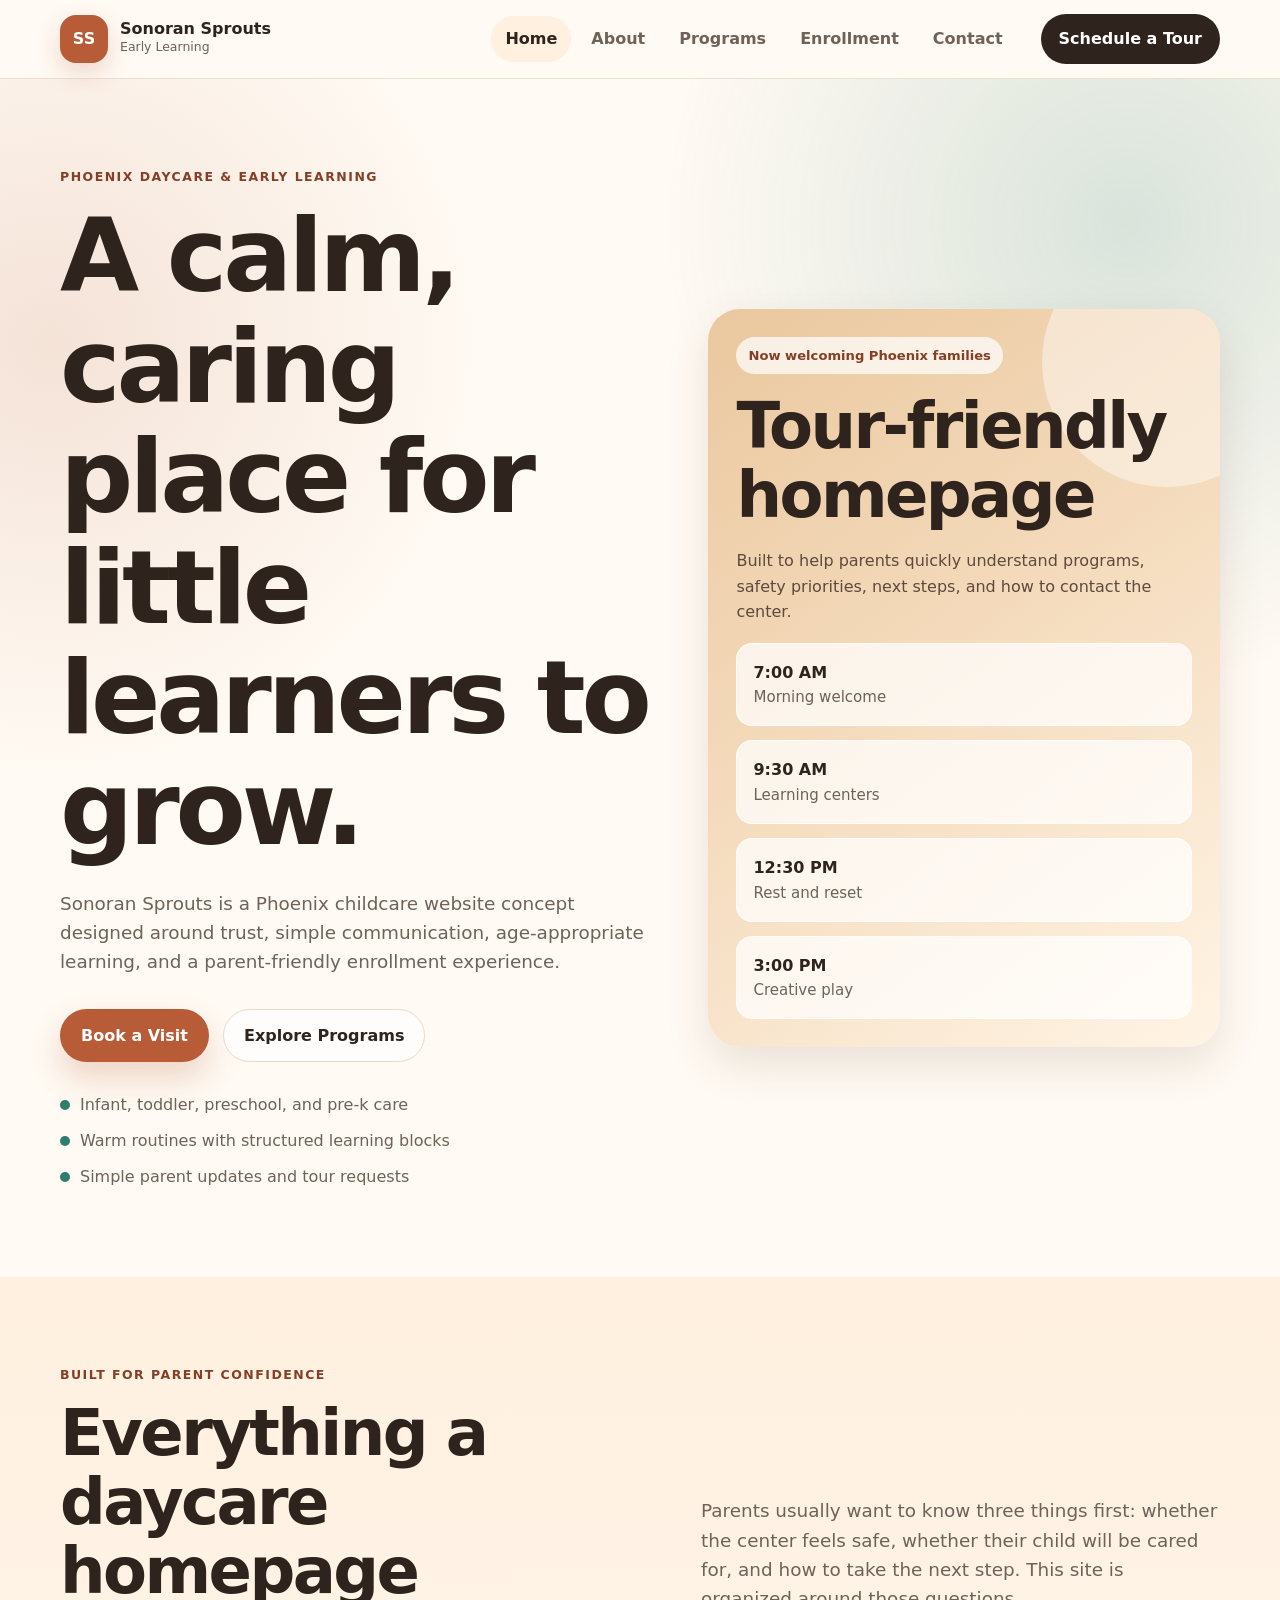
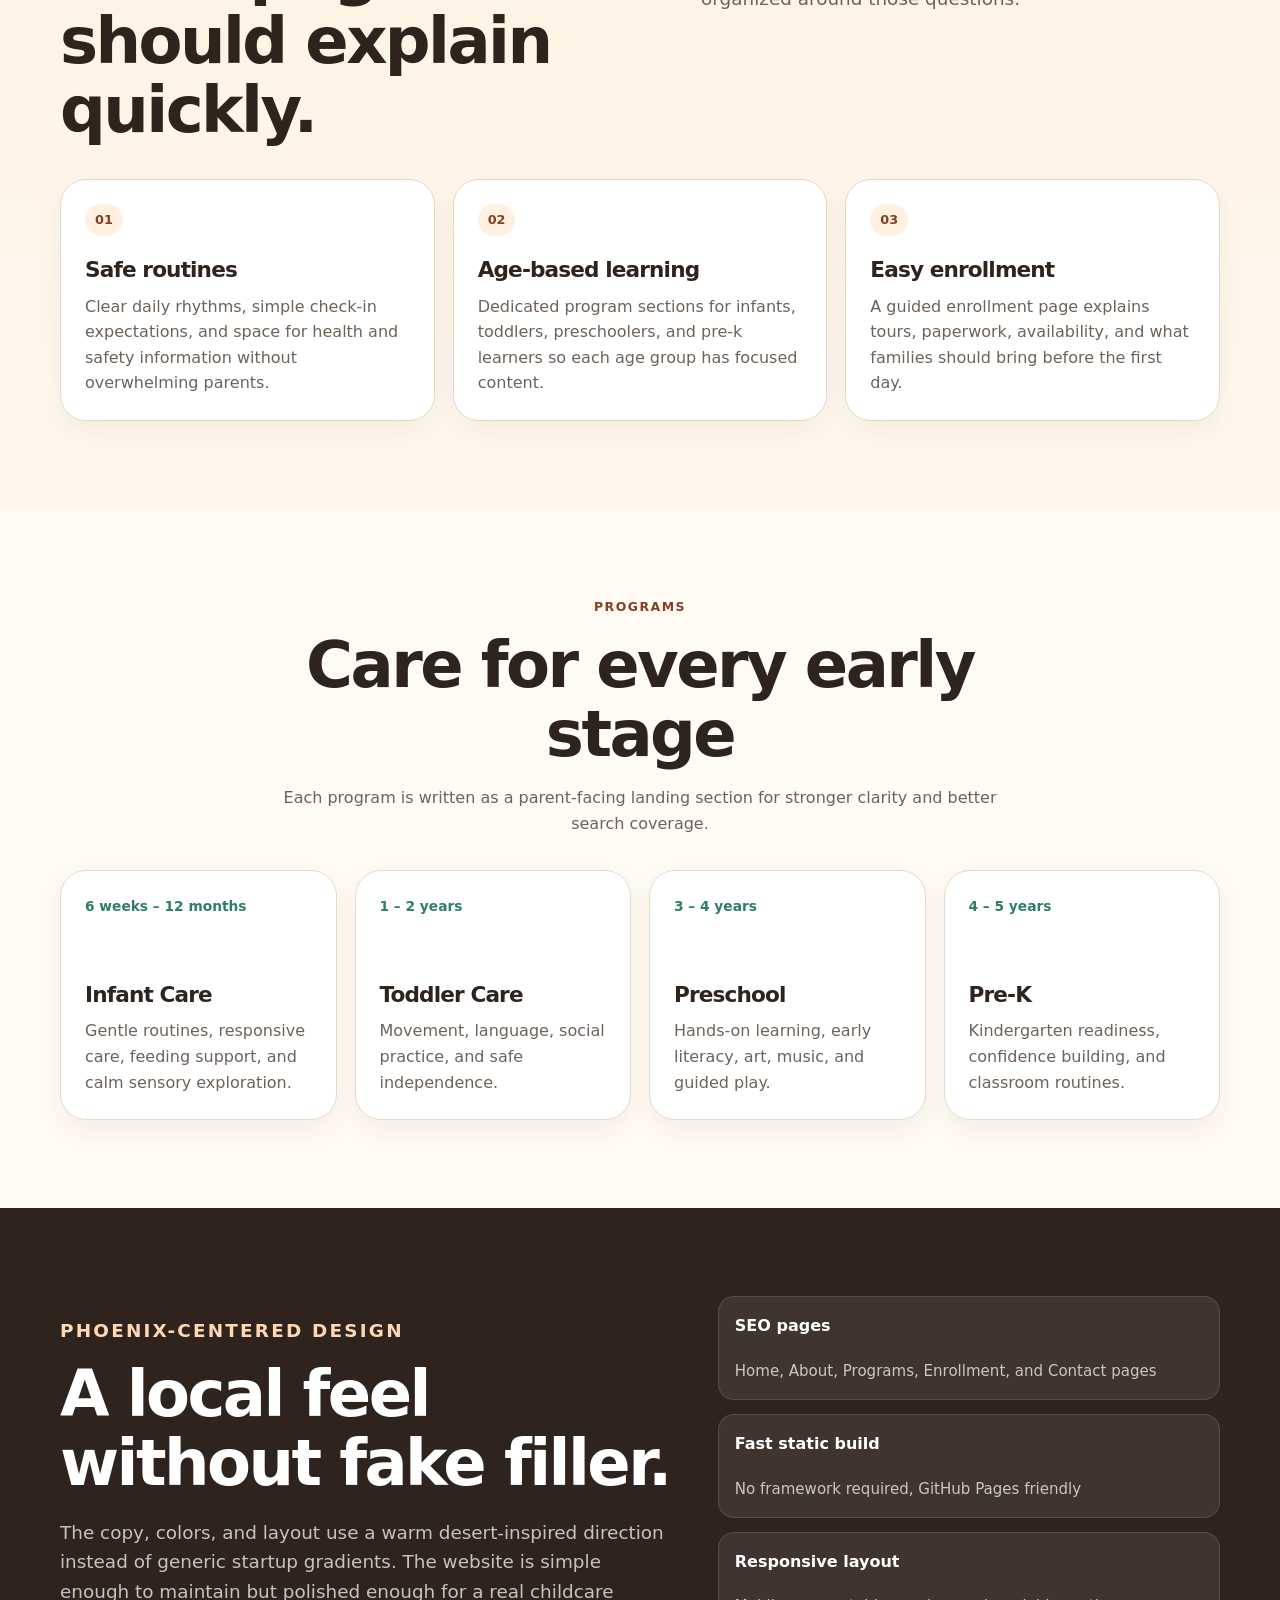
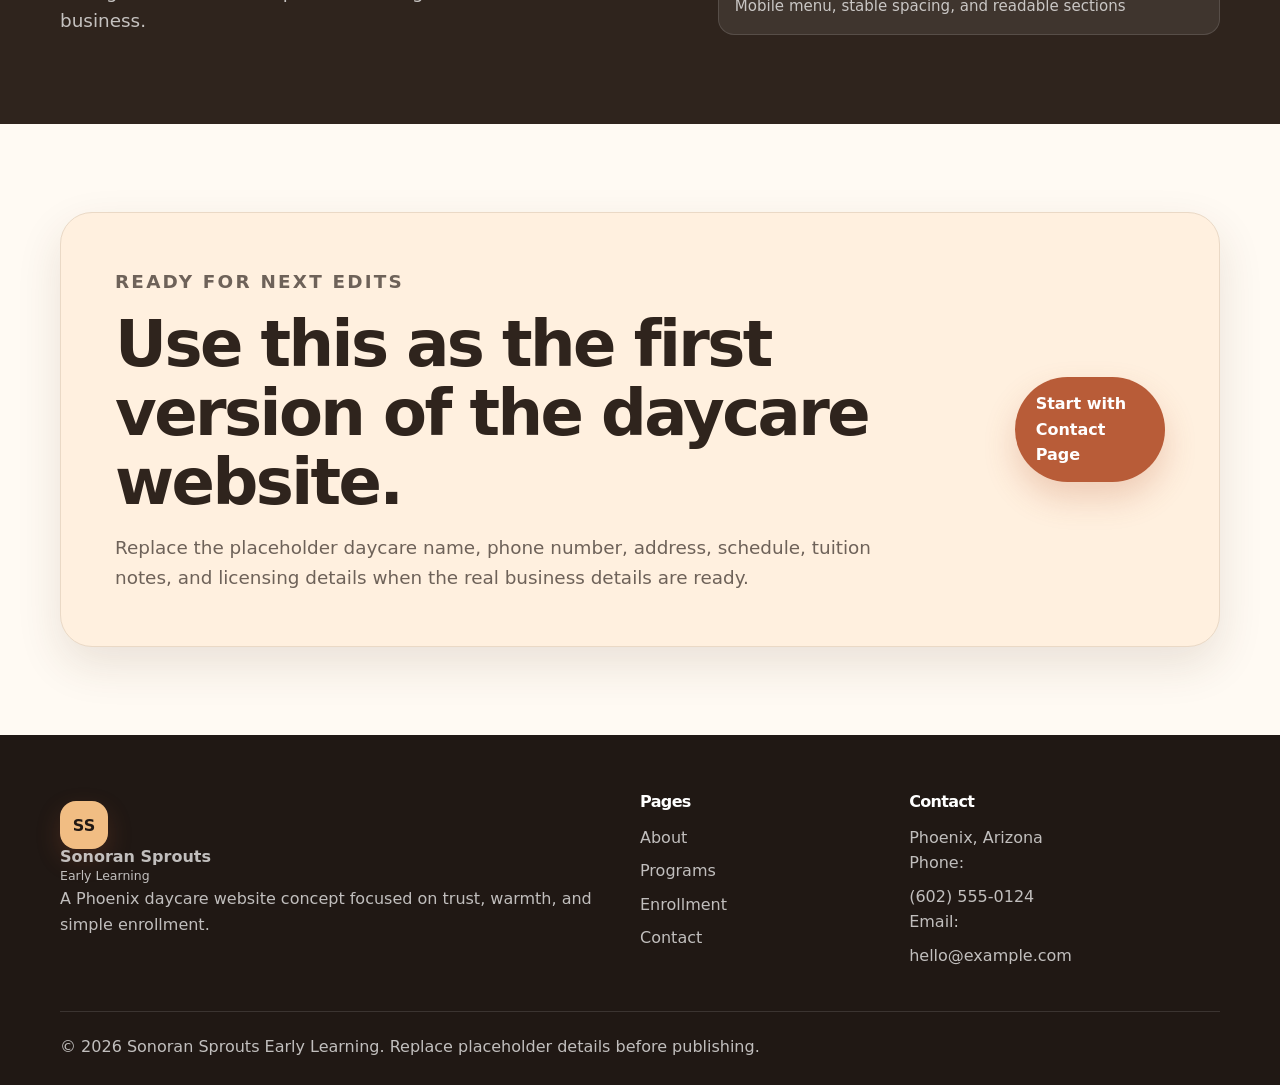
<file: index.html>
<!DOCTYPE html>
<html lang="en">
<head>
  <meta charset="UTF-8" />
  <meta name="viewport" content="width=device-width, initial-scale=1.0" />
  <title>Sonoran Sprouts Early Learning | Phoenix Daycare & Preschool</title>
  <meta name="description" content="A warm, modern Phoenix daycare website template for infant care, toddler care, preschool, pre-k, enrollment, and parent communication." />
  <meta name="keywords" content="Phoenix daycare, daycare in Phoenix AZ, Phoenix preschool, infant care Phoenix, toddler care Phoenix, pre-k Phoenix" />
  <meta name="theme-color" content="#b85c38" />
  <meta property="og:title" content="Sonoran Sprouts Early Learning | Phoenix Daycare & Preschool" />
  <meta property="og:description" content="A friendly Phoenix daycare website built for trust, clarity, and easy enrollment inquiries." />
  <meta property="og:type" content="website" />
  <link rel="stylesheet" href="assets/css/styles.css" />
  <script type="application/ld+json">
  {
    "@context": "https://schema.org",
    "@type": "ChildCare",
    "name": "Sonoran Sprouts Early Learning",
    "description": "Phoenix daycare and early learning website template for infants, toddlers, preschool, and pre-k programs.",
    "areaServed": "Phoenix, Arizona",
    "url": "https://pcdelros.github.io/az-daycare/"
  }
  </script>
</head>
<body>
  <a class="skip-link" href="#main-content">Skip to main content</a>

  <header class="site-header" data-header>
    <nav class="nav container" aria-label="Main navigation">
      <a class="brand" href="index.html" aria-label="Sonoran Sprouts Early Learning home">
        <span class="brand-mark" aria-hidden="true">SS</span>
        <span>
          <strong>Sonoran Sprouts</strong>
          <small>Early Learning</small>
        </span>
      </a>

      <button class="nav-toggle" type="button" aria-expanded="false" aria-controls="nav-menu" data-nav-toggle>
        <span class="sr-only">Toggle navigation</span>
        <span></span>
        <span></span>
        <span></span>
      </button>

      <div class="nav-menu" id="nav-menu" data-nav-menu>
        <a href="index.html" aria-current="page">Home</a>
        <a href="about.html">About</a>
        <a href="programs.html">Programs</a>
        <a href="enrollment.html">Enrollment</a>
        <a href="contact.html">Contact</a>
      </div>

      <a class="nav-cta" href="contact.html">Schedule a Tour</a>
    </nav>
  </header>

  <main id="main-content">
    <section class="hero section-pad">
      <div class="container hero-grid">
        <div class="hero-copy">
          <p class="eyebrow">Phoenix Daycare & Early Learning</p>
          <h1>A calm, caring place for little learners to grow.</h1>
          <p class="hero-text">Sonoran Sprouts is a Phoenix childcare website concept designed around trust, simple communication, age-appropriate learning, and a parent-friendly enrollment experience.</p>
          <div class="hero-actions" aria-label="Primary actions">
            <a class="button primary" href="contact.html">Book a Visit</a>
            <a class="button secondary" href="programs.html">Explore Programs</a>
          </div>
          <ul class="quick-trust" aria-label="Highlights">
            <li>Infant, toddler, preschool, and pre-k care</li>
            <li>Warm routines with structured learning blocks</li>
            <li>Simple parent updates and tour requests</li>
          </ul>
        </div>

        <div class="hero-card" aria-label="Daycare highlights">
          <div class="sun-shape" aria-hidden="true"></div>
          <div class="hero-card-inner">
            <p class="card-label">Now welcoming Phoenix families</p>
            <h2>Tour-friendly homepage</h2>
            <p>Built to help parents quickly understand programs, safety priorities, next steps, and how to contact the center.</p>
            <div class="mini-schedule">
              <div>
                <strong>7:00 AM</strong>
                <span>Morning welcome</span>
              </div>
              <div>
                <strong>9:30 AM</strong>
                <span>Learning centers</span>
              </div>
              <div>
                <strong>12:30 PM</strong>
                <span>Rest and reset</span>
              </div>
              <div>
                <strong>3:00 PM</strong>
                <span>Creative play</span>
              </div>
            </div>
          </div>
        </div>
      </div>
    </section>

    <section class="section-pad soft-bg">
      <div class="container split-section">
        <div>
          <p class="eyebrow">Built for parent confidence</p>
          <h2>Everything a daycare homepage should explain quickly.</h2>
        </div>
        <p class="section-lead">Parents usually want to know three things first: whether the center feels safe, whether their child will be cared for, and how to take the next step. This site is organized around those questions.</p>
      </div>

      <div class="container card-grid three">
        <article class="info-card">
          <span class="icon-pill">01</span>
          <h3>Safe routines</h3>
          <p>Clear daily rhythms, simple check-in expectations, and space for health and safety information without overwhelming parents.</p>
        </article>
        <article class="info-card">
          <span class="icon-pill">02</span>
          <h3>Age-based learning</h3>
          <p>Dedicated program sections for infants, toddlers, preschoolers, and pre-k learners so each age group has focused content.</p>
        </article>
        <article class="info-card">
          <span class="icon-pill">03</span>
          <h3>Easy enrollment</h3>
          <p>A guided enrollment page explains tours, paperwork, availability, and what families should bring before the first day.</p>
        </article>
      </div>
    </section>

    <section class="section-pad">
      <div class="container section-heading centered">
        <p class="eyebrow">Programs</p>
        <h2>Care for every early stage</h2>
        <p>Each program is written as a parent-facing landing section for stronger clarity and better search coverage.</p>
      </div>

      <div class="container card-grid four">
        <a class="program-card" href="programs.html#infants">
          <span>6 weeks – 12 months</span>
          <h3>Infant Care</h3>
          <p>Gentle routines, responsive care, feeding support, and calm sensory exploration.</p>
        </a>
        <a class="program-card" href="programs.html#toddlers">
          <span>1 – 2 years</span>
          <h3>Toddler Care</h3>
          <p>Movement, language, social practice, and safe independence.</p>
        </a>
        <a class="program-card" href="programs.html#preschool">
          <span>3 – 4 years</span>
          <h3>Preschool</h3>
          <p>Hands-on learning, early literacy, art, music, and guided play.</p>
        </a>
        <a class="program-card" href="programs.html#pre-k">
          <span>4 – 5 years</span>
          <h3>Pre-K</h3>
          <p>Kindergarten readiness, confidence building, and classroom routines.</p>
        </a>
      </div>
    </section>

    <section class="section-pad feature-band">
      <div class="container feature-grid">
        <div>
          <p class="eyebrow">Phoenix-centered design</p>
          <h2>A local feel without fake filler.</h2>
          <p>The copy, colors, and layout use a warm desert-inspired direction instead of generic startup gradients. The website is simple enough to maintain but polished enough for a real childcare business.</p>
        </div>
        <div class="feature-list">
          <div>
            <strong>SEO pages</strong>
            <span>Home, About, Programs, Enrollment, and Contact pages</span>
          </div>
          <div>
            <strong>Fast static build</strong>
            <span>No framework required, GitHub Pages friendly</span>
          </div>
          <div>
            <strong>Responsive layout</strong>
            <span>Mobile menu, stable spacing, and readable sections</span>
          </div>
        </div>
      </div>
    </section>

    <section class="section-pad">
      <div class="container cta-panel">
        <div>
          <p class="eyebrow">Ready for next edits</p>
          <h2>Use this as the first version of the daycare website.</h2>
          <p>Replace the placeholder daycare name, phone number, address, schedule, tuition notes, and licensing details when the real business details are ready.</p>
        </div>
        <a class="button primary" href="contact.html">Start with Contact Page</a>
      </div>
    </section>
  </main>

  <footer class="site-footer">
    <div class="container footer-grid">
      <div>
        <a class="brand footer-brand" href="index.html">
          <span class="brand-mark" aria-hidden="true">SS</span>
          <span>
            <strong>Sonoran Sprouts</strong>
            <small>Early Learning</small>
          </span>
        </a>
        <p>A Phoenix daycare website concept focused on trust, warmth, and simple enrollment.</p>
      </div>
      <div>
        <h3>Pages</h3>
        <a href="about.html">About</a>
        <a href="programs.html">Programs</a>
        <a href="enrollment.html">Enrollment</a>
        <a href="contact.html">Contact</a>
      </div>
      <div>
        <h3>Contact</h3>
        <p>Phoenix, Arizona</p>
        <p>Phone: <a href="tel:+16025550124">(602) 555-0124</a></p>
        <p>Email: <a href="mailto:hello@example.com">hello@example.com</a></p>
      </div>
    </div>
    <div class="container footer-bottom">
      <p>&copy; <span data-year></span> Sonoran Sprouts Early Learning. Replace placeholder details before publishing.</p>
    </div>
  </footer>

  <script src="assets/js/main.js"></script>
</body>
</html>
</file>
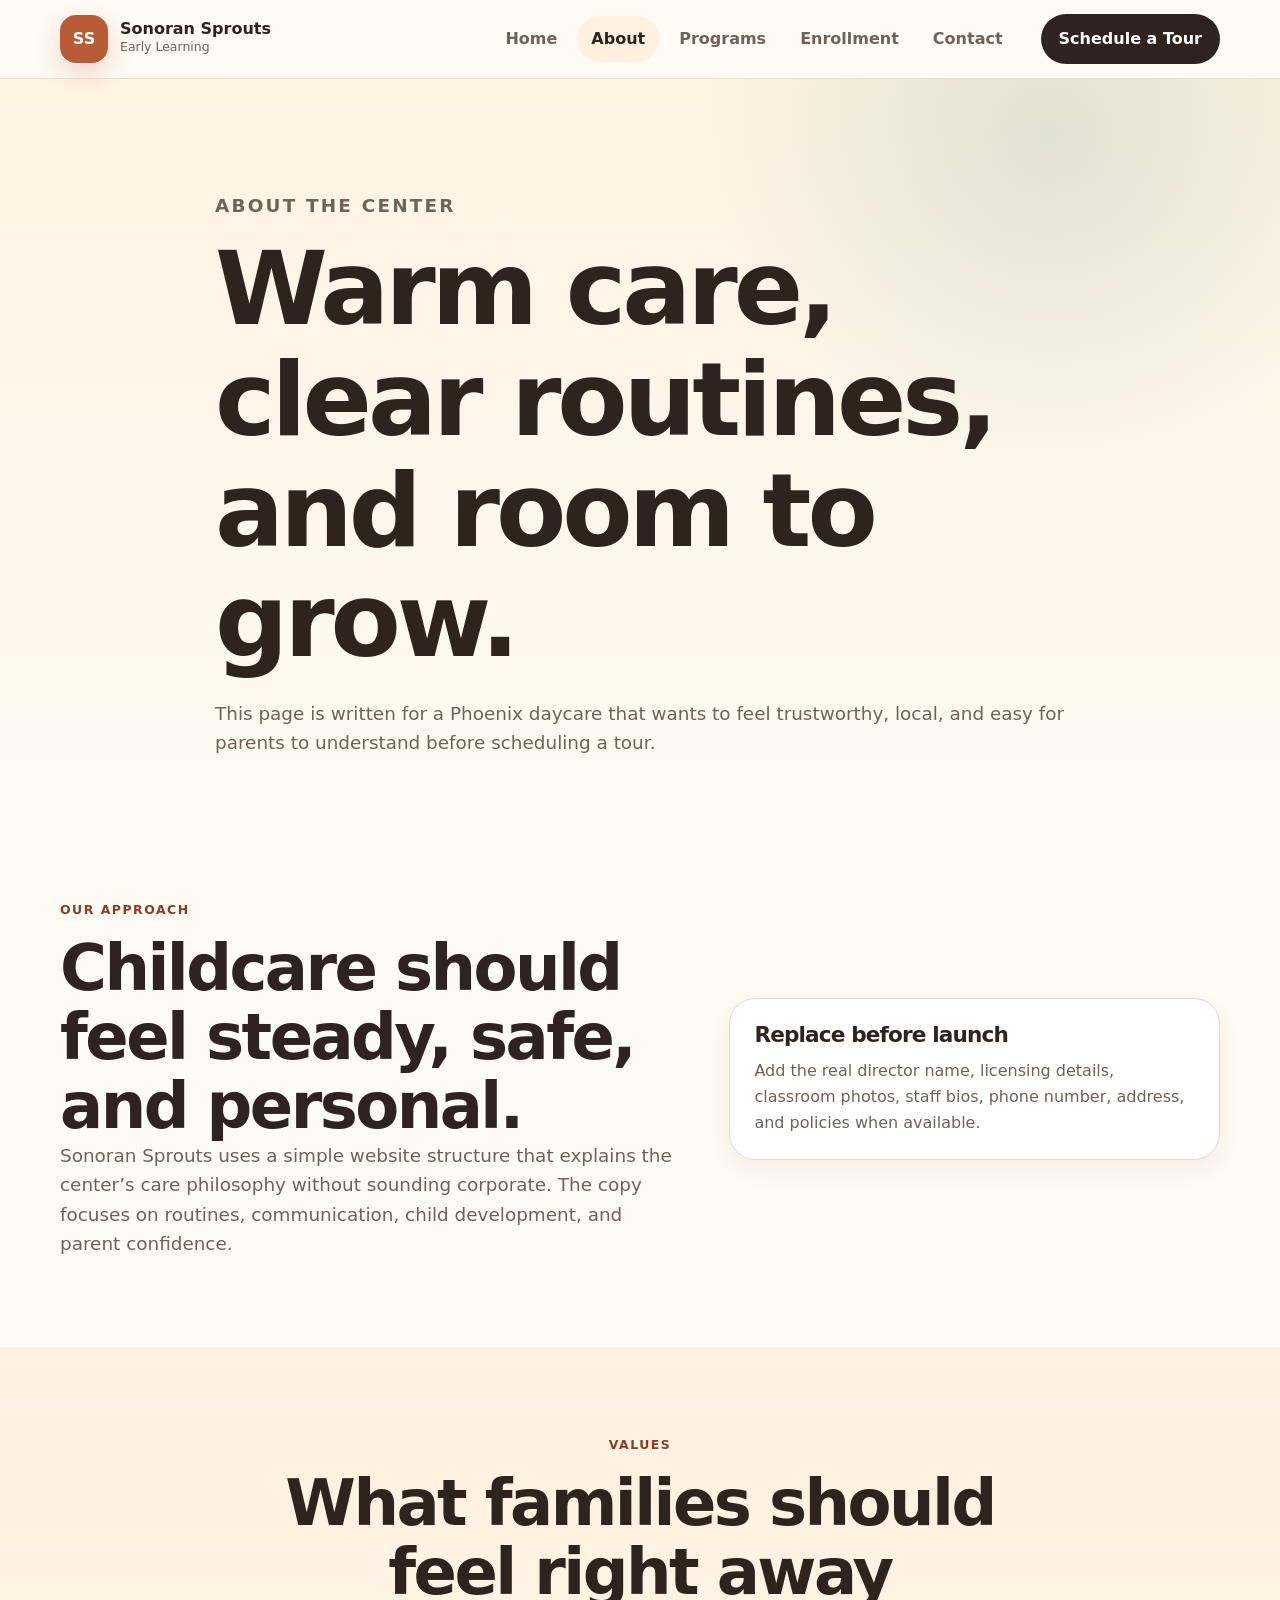
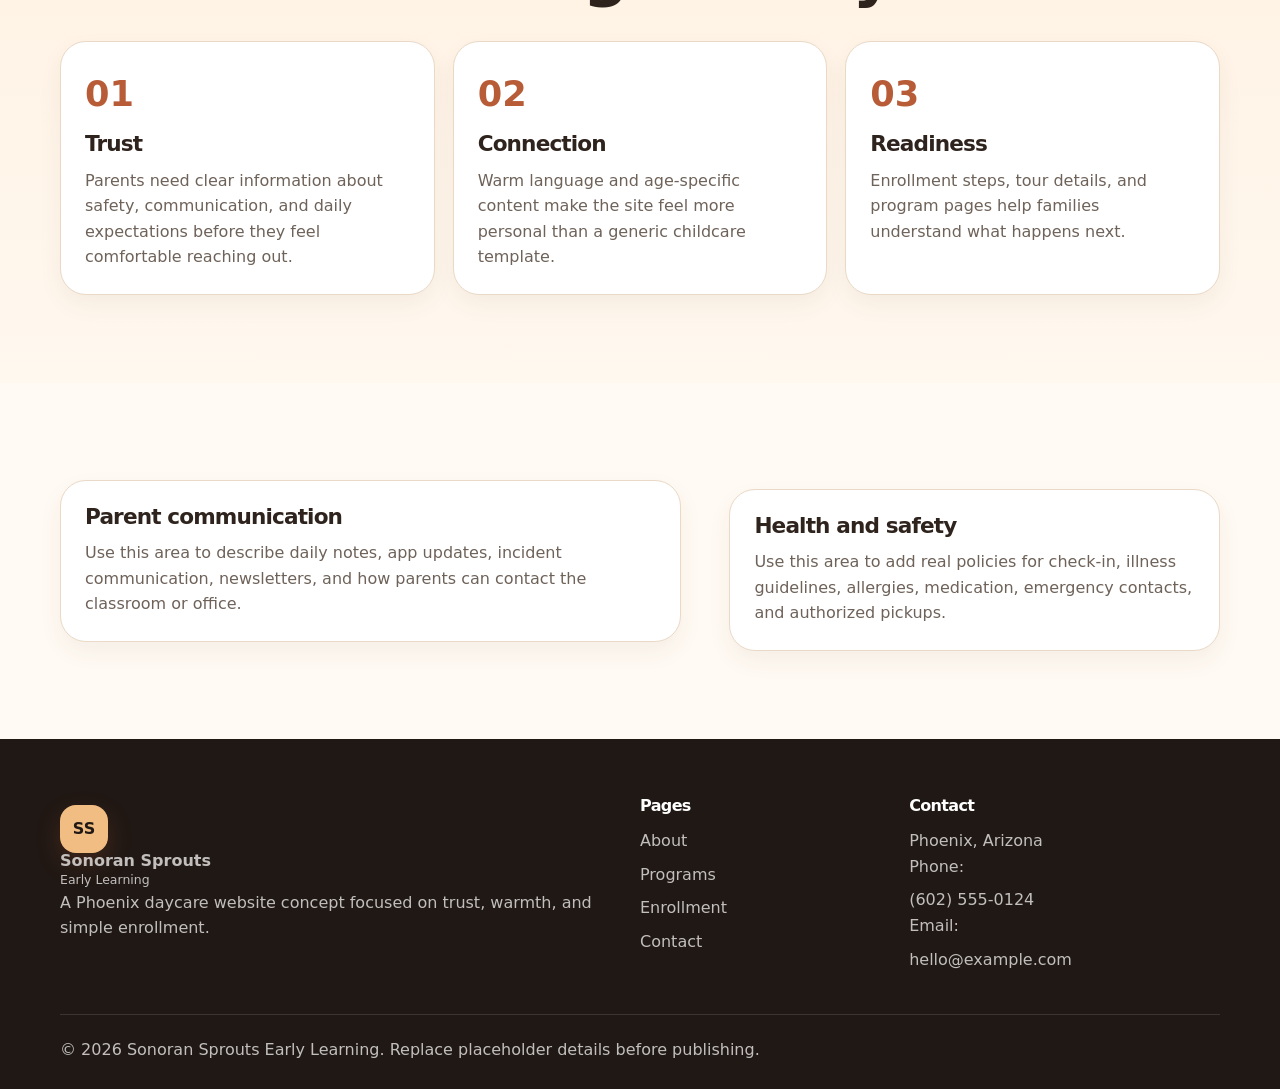
<file: about.html>
<!DOCTYPE html>
<html lang="en">
<head>
  <meta charset="UTF-8" />
  <meta name="viewport" content="width=device-width, initial-scale=1.0" />
  <title>About | Sonoran Sprouts Early Learning</title>
  <meta name="description" content="Learn about the care philosophy, routines, communication style, and parent-first approach behind this Phoenix daycare website." />
  <link rel="stylesheet" href="assets/css/styles.css" />
</head>
<body>
  <a class="skip-link" href="#main-content">Skip to main content</a>
  <header class="site-header">
    <nav class="nav container" aria-label="Main navigation">
      <a class="brand" href="index.html"><span class="brand-mark" aria-hidden="true">SS</span><span><strong>Sonoran Sprouts</strong><small>Early Learning</small></span></a>
      <button class="nav-toggle" type="button" aria-expanded="false" aria-controls="nav-menu" data-nav-toggle><span class="sr-only">Toggle navigation</span><span></span><span></span><span></span></button>
      <div class="nav-menu" id="nav-menu" data-nav-menu>
        <a href="index.html">Home</a>
        <a href="about.html" aria-current="page">About</a>
        <a href="programs.html">Programs</a>
        <a href="enrollment.html">Enrollment</a>
        <a href="contact.html">Contact</a>
      </div>
      <a class="nav-cta" href="contact.html">Schedule a Tour</a>
    </nav>
  </header>

  <main id="main-content">
    <section class="page-hero">
      <div class="container page-intro">
        <p class="eyebrow">About the center</p>
        <h1>Warm care, clear routines, and room to grow.</h1>
        <p>This page is written for a Phoenix daycare that wants to feel trustworthy, local, and easy for parents to understand before scheduling a tour.</p>
      </div>
    </section>

    <section class="section-pad">
      <div class="container about-grid">
        <div>
          <p class="eyebrow">Our approach</p>
          <h2>Childcare should feel steady, safe, and personal.</h2>
          <p class="section-lead">Sonoran Sprouts uses a simple website structure that explains the center’s care philosophy without sounding corporate. The copy focuses on routines, communication, child development, and parent confidence.</p>
        </div>
        <div class="page-card">
          <h3>Replace before launch</h3>
          <p>Add the real director name, licensing details, classroom photos, staff bios, phone number, address, and policies when available.</p>
        </div>
      </div>
    </section>

    <section class="section-pad soft-bg">
      <div class="container section-heading centered">
        <p class="eyebrow">Values</p>
        <h2>What families should feel right away</h2>
      </div>
      <div class="container values-grid">
        <article class="value-card">
          <strong>01</strong>
          <h3>Trust</h3>
          <p>Parents need clear information about safety, communication, and daily expectations before they feel comfortable reaching out.</p>
        </article>
        <article class="value-card">
          <strong>02</strong>
          <h3>Connection</h3>
          <p>Warm language and age-specific content make the site feel more personal than a generic childcare template.</p>
        </article>
        <article class="value-card">
          <strong>03</strong>
          <h3>Readiness</h3>
          <p>Enrollment steps, tour details, and program pages help families understand what happens next.</p>
        </article>
      </div>
    </section>

    <section class="section-pad">
      <div class="container about-grid">
        <div class="page-card">
          <h3>Parent communication</h3>
          <p>Use this area to describe daily notes, app updates, incident communication, newsletters, and how parents can contact the classroom or office.</p>
        </div>
        <div class="page-card">
          <h3>Health and safety</h3>
          <p>Use this area to add real policies for check-in, illness guidelines, allergies, medication, emergency contacts, and authorized pickups.</p>
        </div>
      </div>
    </section>
  </main>

  <footer class="site-footer">
    <div class="container footer-grid">
      <div><a class="brand footer-brand" href="index.html"><span class="brand-mark" aria-hidden="true">SS</span><span><strong>Sonoran Sprouts</strong><small>Early Learning</small></span></a><p>A Phoenix daycare website concept focused on trust, warmth, and simple enrollment.</p></div>
      <div><h3>Pages</h3><a href="about.html">About</a><a href="programs.html">Programs</a><a href="enrollment.html">Enrollment</a><a href="contact.html">Contact</a></div>
      <div><h3>Contact</h3><p>Phoenix, Arizona</p><p>Phone: <a href="tel:+16025550124">(602) 555-0124</a></p><p>Email: <a href="mailto:hello@example.com">hello@example.com</a></p></div>
    </div>
    <div class="container footer-bottom"><p>&copy; <span data-year></span> Sonoran Sprouts Early Learning. Replace placeholder details before publishing.</p></div>
  </footer>
  <script src="assets/js/main.js"></script>
</body>
</html>
</file>
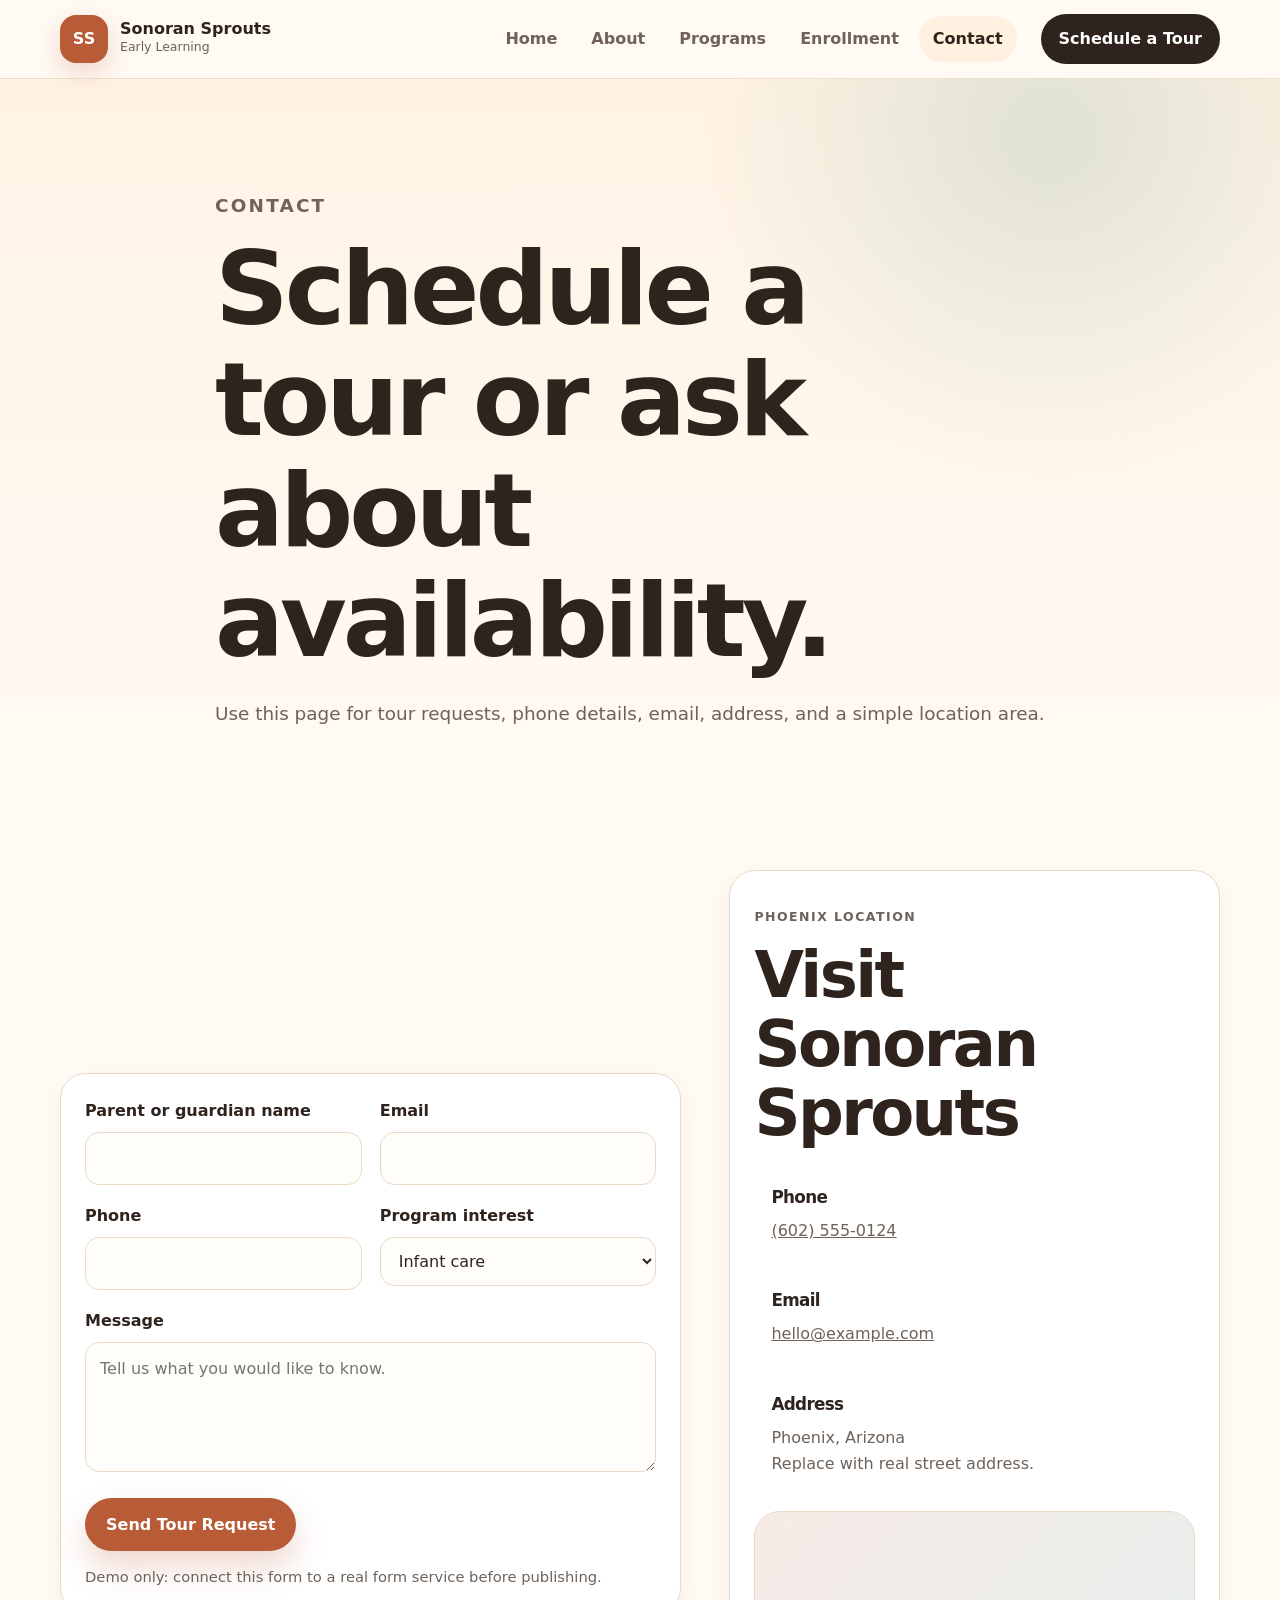
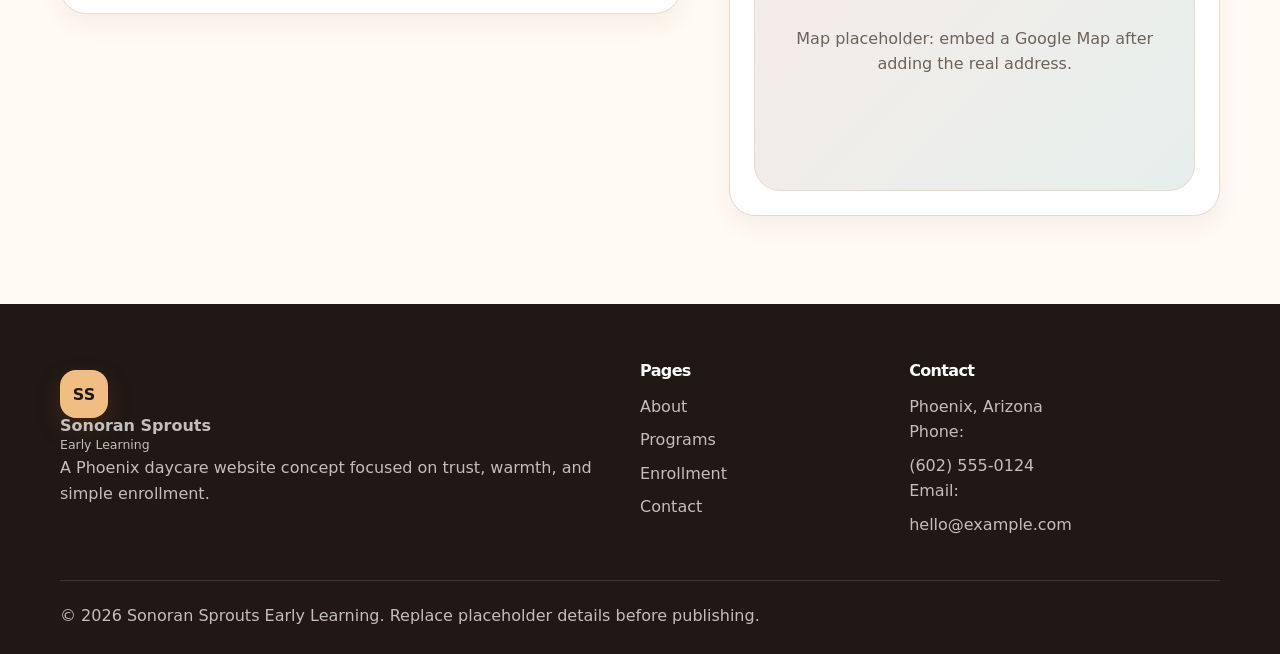
<file: contact.html>
<!DOCTYPE html>
<html lang="en">
<head>
  <meta charset="UTF-8" />
  <meta name="viewport" content="width=device-width, initial-scale=1.0" />
  <title>Contact | Schedule a Phoenix Daycare Tour</title>
  <meta name="description" content="Contact page for a Phoenix daycare website with tour request form, location placeholder, phone, and email details." />
  <link rel="stylesheet" href="assets/css/styles.css" />
</head>
<body>
  <a class="skip-link" href="#main-content">Skip to main content</a>
  <header class="site-header">
    <nav class="nav container" aria-label="Main navigation">
      <a class="brand" href="index.html"><span class="brand-mark" aria-hidden="true">SS</span><span><strong>Sonoran Sprouts</strong><small>Early Learning</small></span></a>
      <button class="nav-toggle" type="button" aria-expanded="false" aria-controls="nav-menu" data-nav-toggle><span class="sr-only">Toggle navigation</span><span></span><span></span><span></span></button>
      <div class="nav-menu" id="nav-menu" data-nav-menu>
        <a href="index.html">Home</a><a href="about.html">About</a><a href="programs.html">Programs</a><a href="enrollment.html">Enrollment</a><a href="contact.html" aria-current="page">Contact</a>
      </div>
      <a class="nav-cta" href="contact.html">Schedule a Tour</a>
    </nav>
  </header>

  <main id="main-content">
    <section class="page-hero"><div class="container page-intro"><p class="eyebrow">Contact</p><h1>Schedule a tour or ask about availability.</h1><p>Use this page for tour requests, phone details, email, address, and a simple location area.</p></div></section>

    <section class="section-pad">
      <div class="container contact-grid">
        <form class="form-panel" data-contact-form>
          <div class="form-row">
            <div class="field"><label for="name">Parent or guardian name</label><input id="name" name="name" type="text" autocomplete="name" required /></div>
            <div class="field"><label for="email">Email</label><input id="email" name="email" type="email" autocomplete="email" required /></div>
          </div>
          <div class="form-row">
            <div class="field"><label for="phone">Phone</label><input id="phone" name="phone" type="tel" autocomplete="tel" /></div>
            <div class="field"><label for="program">Program interest</label><select id="program" name="program"><option>Infant care</option><option>Toddler care</option><option>Preschool</option><option>Pre-K</option><option>Not sure yet</option></select></div>
          </div>
          <div class="field"><label for="message">Message</label><textarea id="message" name="message" placeholder="Tell us what you would like to know."></textarea></div>
          <button class="button primary" type="submit">Send Tour Request</button>
          <p class="form-note">Demo only: connect this form to a real form service before publishing.</p>
          <p class="form-status" data-form-status></p>
        </form>

        <aside class="contact-card">
          <p class="eyebrow">Phoenix location</p>
          <h2>Visit Sonoran Sprouts</h2>
          <div class="contact-methods" style="margin-top:22px;">
            <div class="contact-method"><h3>Phone</h3><p><a href="tel:+16025550124">(602) 555-0124</a></p></div>
            <div class="contact-method"><h3>Email</h3><p><a href="mailto:hello@example.com">hello@example.com</a></p></div>
            <div class="contact-method"><h3>Address</h3><p>Phoenix, Arizona<br />Replace with real street address.</p></div>
          </div>
          <div class="map-placeholder" style="margin-top:18px;">Map placeholder: embed a Google Map after adding the real address.</div>
        </aside>
      </div>
    </section>
  </main>

  <footer class="site-footer"><div class="container footer-grid"><div><a class="brand footer-brand" href="index.html"><span class="brand-mark" aria-hidden="true">SS</span><span><strong>Sonoran Sprouts</strong><small>Early Learning</small></span></a><p>A Phoenix daycare website concept focused on trust, warmth, and simple enrollment.</p></div><div><h3>Pages</h3><a href="about.html">About</a><a href="programs.html">Programs</a><a href="enrollment.html">Enrollment</a><a href="contact.html">Contact</a></div><div><h3>Contact</h3><p>Phoenix, Arizona</p><p>Phone: <a href="tel:+16025550124">(602) 555-0124</a></p><p>Email: <a href="mailto:hello@example.com">hello@example.com</a></p></div></div><div class="container footer-bottom"><p>&copy; <span data-year></span> Sonoran Sprouts Early Learning. Replace placeholder details before publishing.</p></div></footer>
  <script src="assets/js/main.js"></script>
</body>
</html>
</file>
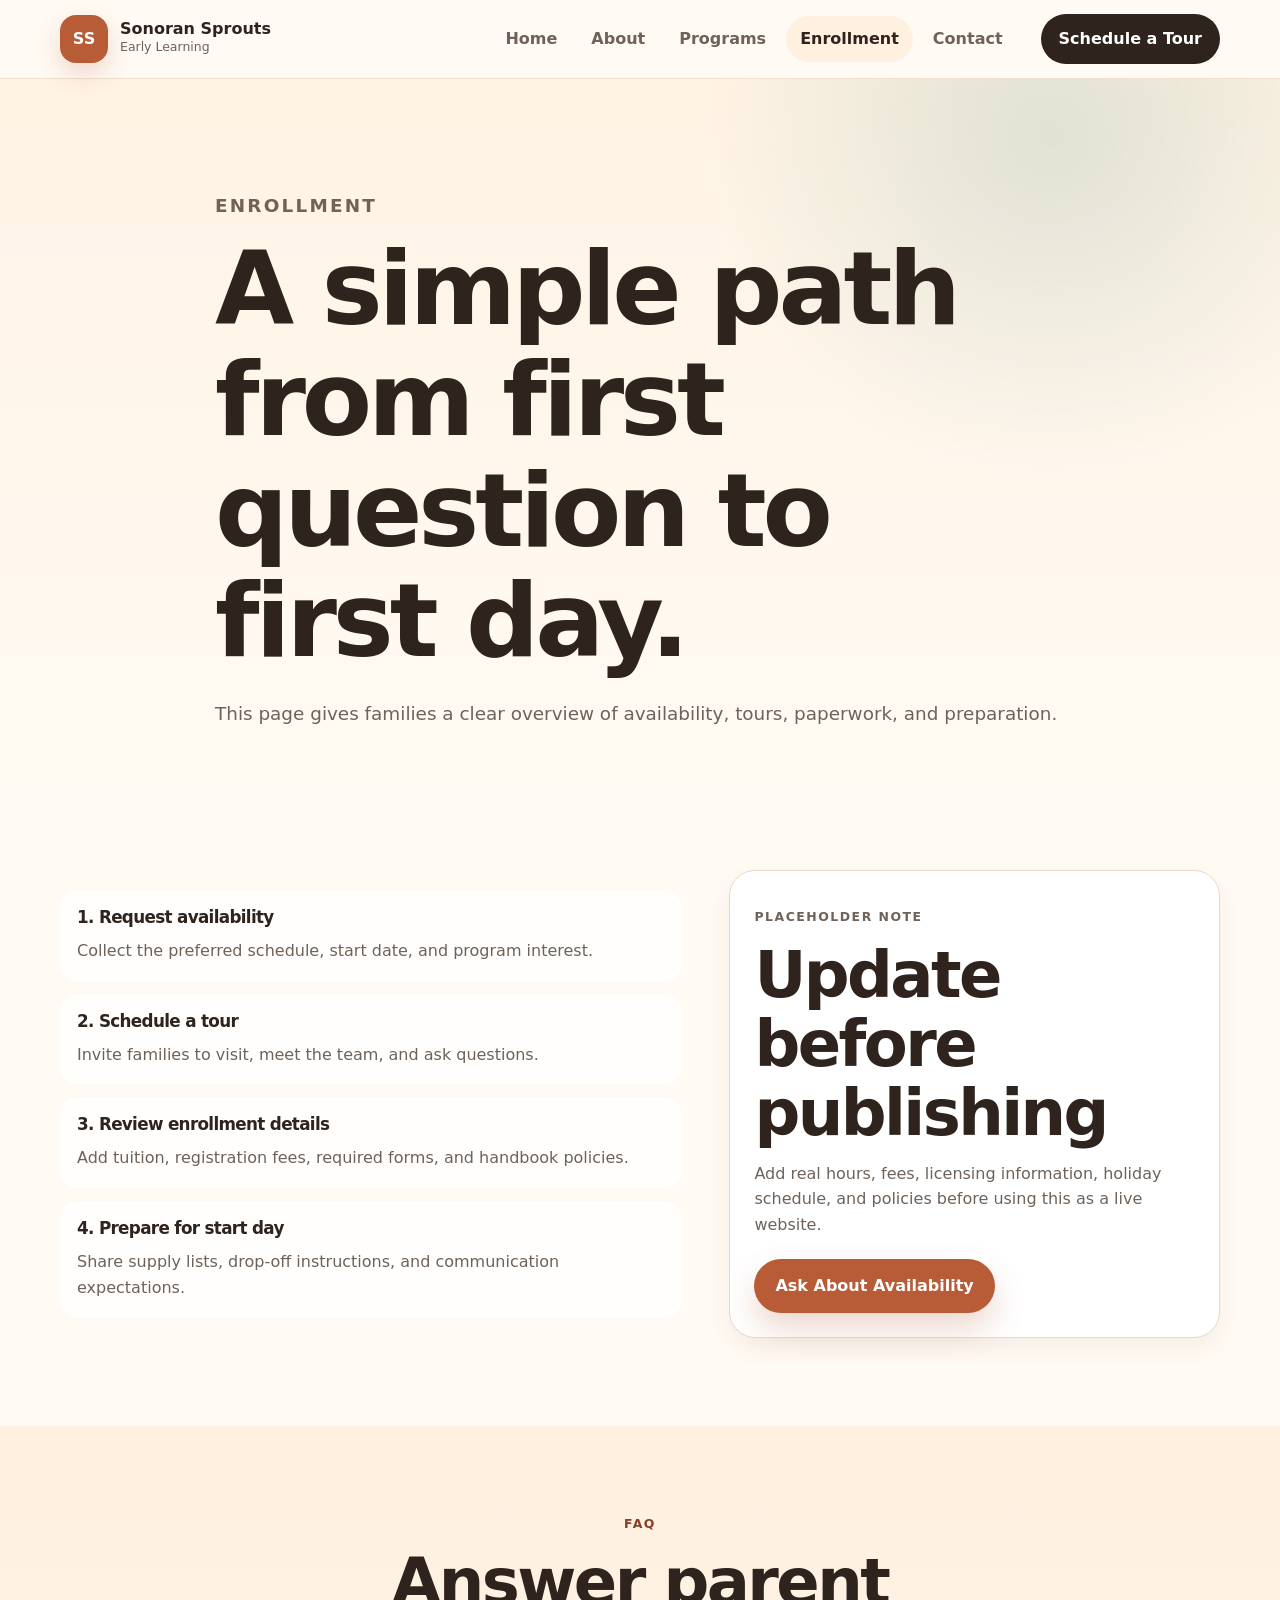
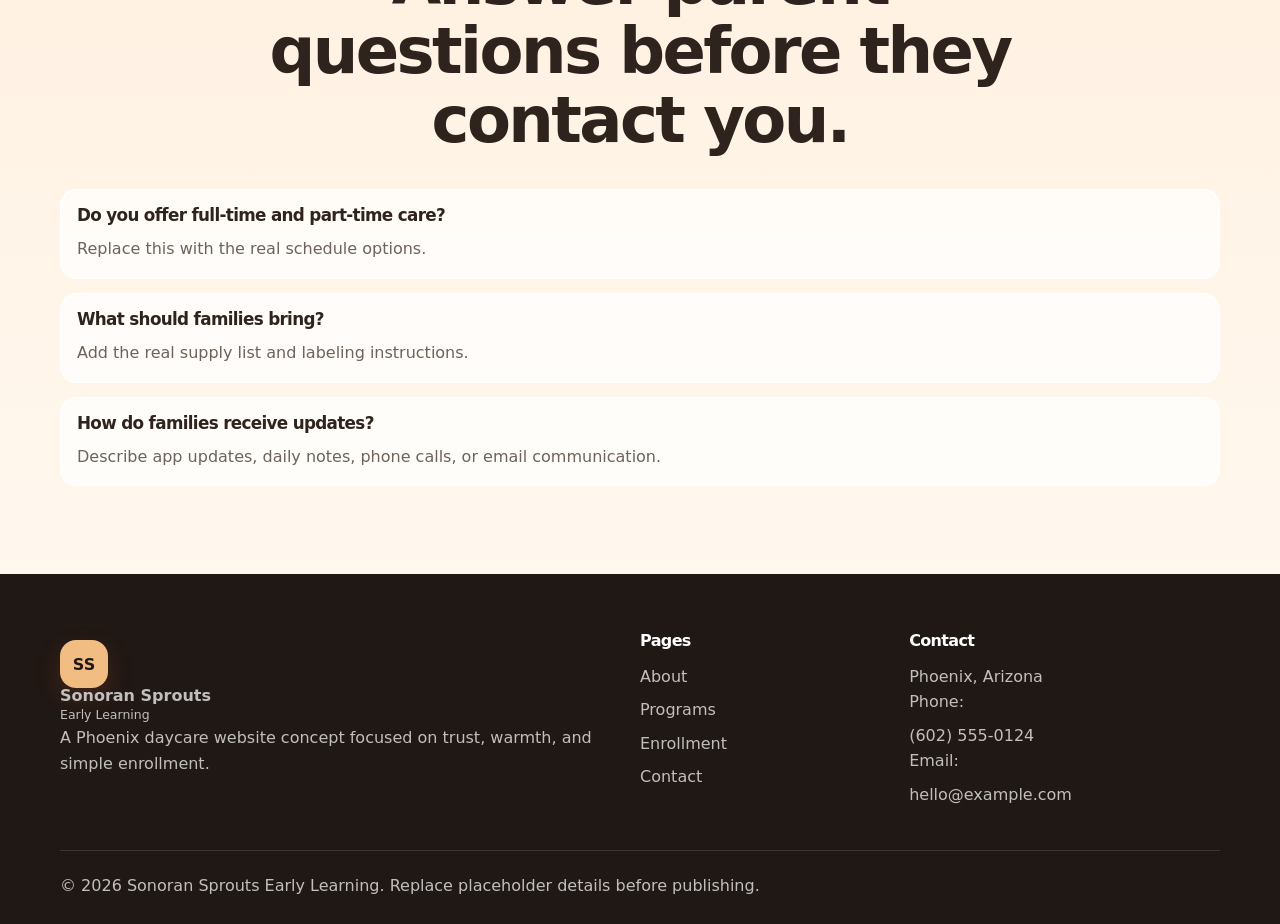
<file: enrollment.html>
<!DOCTYPE html>
<html lang="en">
<head>
  <meta charset="UTF-8" />
  <meta name="viewport" content="width=device-width, initial-scale=1.0" />
  <title>Enrollment | Sonoran Sprouts Early Learning</title>
  <meta name="description" content="Tour and enrollment steps for a Phoenix daycare website." />
  <link rel="stylesheet" href="assets/css/styles.css" />
</head>
<body>
  <a class="skip-link" href="#main-content">Skip to main content</a>
  <header class="site-header">
    <nav class="nav container" aria-label="Main navigation">
      <a class="brand" href="index.html"><span class="brand-mark" aria-hidden="true">SS</span><span><strong>Sonoran Sprouts</strong><small>Early Learning</small></span></a>
      <button class="nav-toggle" type="button" aria-expanded="false" aria-controls="nav-menu" data-nav-toggle><span class="sr-only">Toggle navigation</span><span></span><span></span><span></span></button>
      <div class="nav-menu" id="nav-menu" data-nav-menu>
        <a href="index.html">Home</a><a href="about.html">About</a><a href="programs.html">Programs</a><a href="enrollment.html" aria-current="page">Enrollment</a><a href="contact.html">Contact</a>
      </div>
      <a class="nav-cta" href="contact.html">Schedule a Tour</a>
    </nav>
  </header>

  <main id="main-content">
    <section class="page-hero"><div class="container page-intro"><p class="eyebrow">Enrollment</p><h1>A simple path from first question to first day.</h1><p>This page gives families a clear overview of availability, tours, paperwork, and preparation.</p></div></section>
    <section class="section-pad"><div class="container enrollment-grid">
      <div class="check-list">
        <article class="check-item"><h3>1. Request availability</h3><p>Collect the preferred schedule, start date, and program interest.</p></article>
        <article class="check-item"><h3>2. Schedule a tour</h3><p>Invite families to visit, meet the team, and ask questions.</p></article>
        <article class="check-item"><h3>3. Review enrollment details</h3><p>Add tuition, registration fees, required forms, and handbook policies.</p></article>
        <article class="check-item"><h3>4. Prepare for start day</h3><p>Share supply lists, drop-off instructions, and communication expectations.</p></article>
      </div>
      <aside class="page-card"><p class="eyebrow">Placeholder note</p><h2>Update before publishing</h2><p>Add real hours, fees, licensing information, holiday schedule, and policies before using this as a live website.</p><a class="button primary" href="contact.html" style="margin-top:22px;">Ask About Availability</a></aside>
    </div></section>
    <section class="section-pad soft-bg"><div class="container section-heading centered"><p class="eyebrow">FAQ</p><h2>Answer parent questions before they contact you.</h2></div><div class="container faq-list"><article class="faq-item"><h3>Do you offer full-time and part-time care?</h3><p>Replace this with the real schedule options.</p></article><article class="faq-item"><h3>What should families bring?</h3><p>Add the real supply list and labeling instructions.</p></article><article class="faq-item"><h3>How do families receive updates?</h3><p>Describe app updates, daily notes, phone calls, or email communication.</p></article></div></section>
  </main>

  <footer class="site-footer"><div class="container footer-grid"><div><a class="brand footer-brand" href="index.html"><span class="brand-mark" aria-hidden="true">SS</span><span><strong>Sonoran Sprouts</strong><small>Early Learning</small></span></a><p>A Phoenix daycare website concept focused on trust, warmth, and simple enrollment.</p></div><div><h3>Pages</h3><a href="about.html">About</a><a href="programs.html">Programs</a><a href="enrollment.html">Enrollment</a><a href="contact.html">Contact</a></div><div><h3>Contact</h3><p>Phoenix, Arizona</p><p>Phone: <a href="tel:+16025550124">(602) 555-0124</a></p><p>Email: <a href="mailto:hello@example.com">hello@example.com</a></p></div></div><div class="container footer-bottom"><p>&copy; <span data-year></span> Sonoran Sprouts Early Learning. Replace placeholder details before publishing.</p></div></footer>
  <script src="assets/js/main.js"></script>
</body>
</html>
</file>
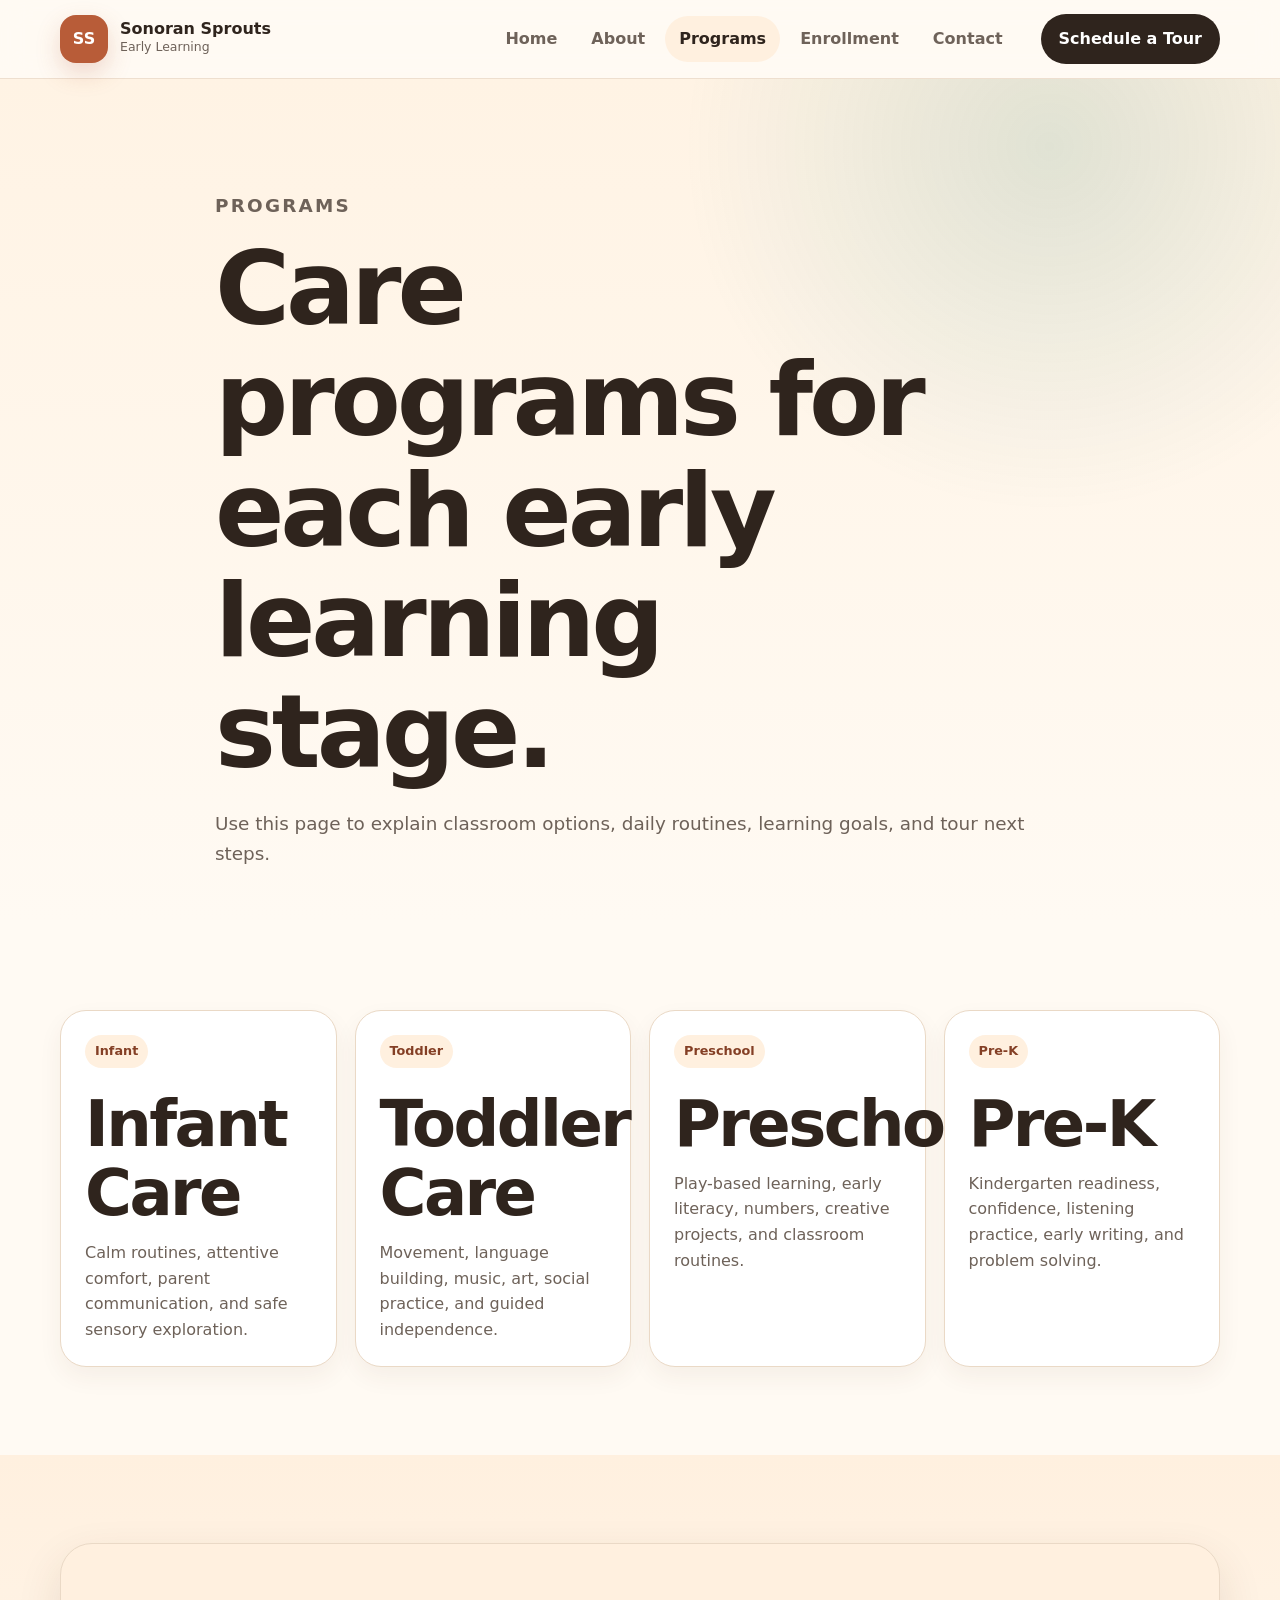
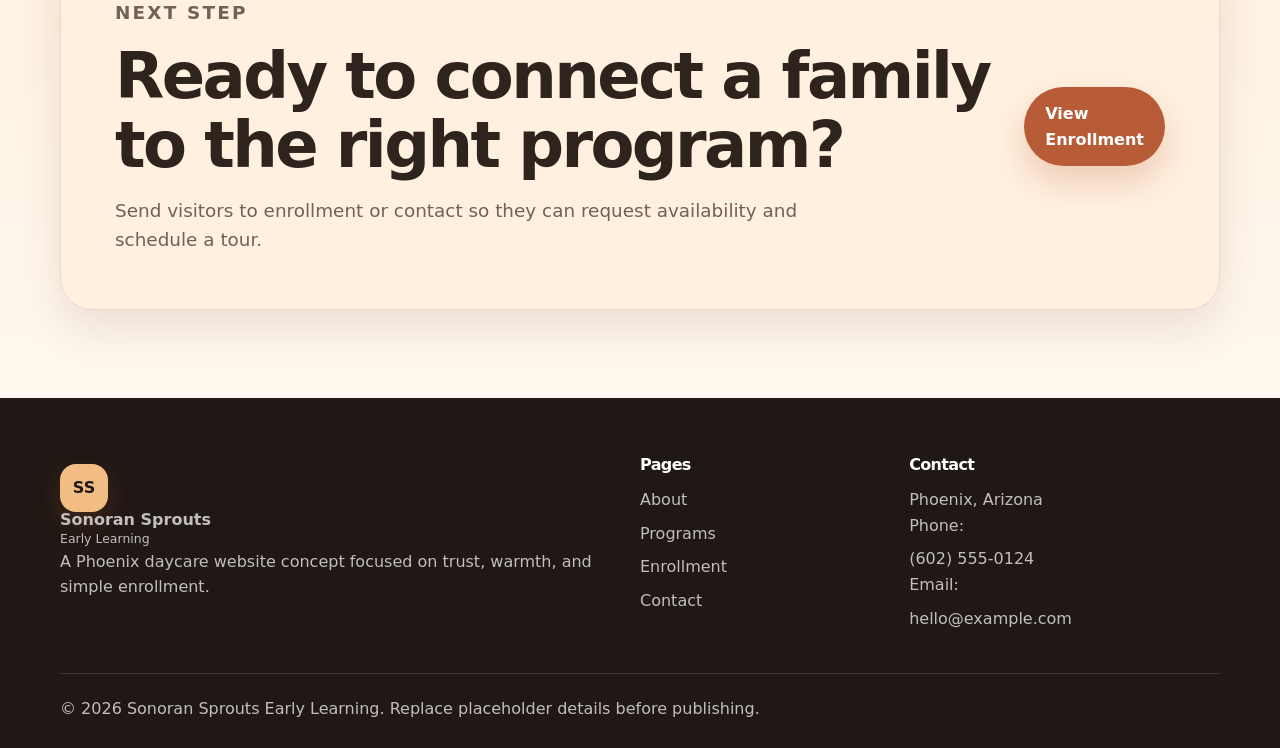
<file: programs.html>
<!DOCTYPE html>
<html lang="en">
<head>
  <meta charset="UTF-8" />
  <meta name="viewport" content="width=device-width, initial-scale=1.0" />
  <title>Programs | Sonoran Sprouts Early Learning</title>
  <meta name="description" content="Age-based daycare and preschool program overview for a Phoenix early learning website." />
  <link rel="stylesheet" href="assets/css/styles.css" />
</head>
<body>
  <a class="skip-link" href="#main-content">Skip to main content</a>
  <header class="site-header">
    <nav class="nav container" aria-label="Main navigation">
      <a class="brand" href="index.html"><span class="brand-mark" aria-hidden="true">SS</span><span><strong>Sonoran Sprouts</strong><small>Early Learning</small></span></a>
      <button class="nav-toggle" type="button" aria-expanded="false" aria-controls="nav-menu" data-nav-toggle><span class="sr-only">Toggle navigation</span><span></span><span></span><span></span></button>
      <div class="nav-menu" id="nav-menu" data-nav-menu>
        <a href="index.html">Home</a><a href="about.html">About</a><a href="programs.html" aria-current="page">Programs</a><a href="enrollment.html">Enrollment</a><a href="contact.html">Contact</a>
      </div>
      <a class="nav-cta" href="contact.html">Schedule a Tour</a>
    </nav>
  </header>
  <main id="main-content">
    <section class="page-hero"><div class="container page-intro"><p class="eyebrow">Programs</p><h1>Care programs for each early learning stage.</h1><p>Use this page to explain classroom options, daily routines, learning goals, and tour next steps.</p></div></section>
    <section class="section-pad"><div class="container card-grid four">
      <article class="info-card" id="infants"><span class="icon-pill">Infant</span><h2>Infant Care</h2><p>Calm routines, attentive comfort, parent communication, and safe sensory exploration.</p></article>
      <article class="info-card" id="toddlers"><span class="icon-pill">Toddler</span><h2>Toddler Care</h2><p>Movement, language building, music, art, social practice, and guided independence.</p></article>
      <article class="info-card" id="preschool"><span class="icon-pill">Preschool</span><h2>Preschool</h2><p>Play-based learning, early literacy, numbers, creative projects, and classroom routines.</p></article>
      <article class="info-card" id="pre-k"><span class="icon-pill">Pre-K</span><h2>Pre-K</h2><p>Kindergarten readiness, confidence, listening practice, early writing, and problem solving.</p></article>
    </div></section>
    <section class="section-pad soft-bg"><div class="container cta-panel"><div><p class="eyebrow">Next step</p><h2>Ready to connect a family to the right program?</h2><p>Send visitors to enrollment or contact so they can request availability and schedule a tour.</p></div><a class="button primary" href="enrollment.html">View Enrollment</a></div></section>
  </main>
  <footer class="site-footer"><div class="container footer-grid"><div><a class="brand footer-brand" href="index.html"><span class="brand-mark" aria-hidden="true">SS</span><span><strong>Sonoran Sprouts</strong><small>Early Learning</small></span></a><p>A Phoenix daycare website concept focused on trust, warmth, and simple enrollment.</p></div><div><h3>Pages</h3><a href="about.html">About</a><a href="programs.html">Programs</a><a href="enrollment.html">Enrollment</a><a href="contact.html">Contact</a></div><div><h3>Contact</h3><p>Phoenix, Arizona</p><p>Phone: <a href="tel:+16025550124">(602) 555-0124</a></p><p>Email: <a href="mailto:hello@example.com">hello@example.com</a></p></div></div><div class="container footer-bottom"><p>&copy; <span data-year></span> Sonoran Sprouts Early Learning. Replace placeholder details before publishing.</p></div></footer>
  <script src="assets/js/main.js"></script>
</body>
</html>
</file>
<file: assets/css/styles.css>
:root {
  --bg: #fffaf3;
  --surface: #ffffff;
  --soft: #fff0df;
  --ink: #2f241d;
  --muted: #6e6259;
  --primary: #b85c38;
  --primary-dark: #843f25;
  --accent: #2f7d6d;
  --border: #ead9c6;
  --shadow: 0 18px 45px rgba(82, 49, 28, 0.12);
  --radius: 26px;
  --radius-sm: 16px;
  --container: 1160px;
  --font: Inter, ui-sans-serif, system-ui, -apple-system, BlinkMacSystemFont, "Segoe UI", sans-serif;
}

* { box-sizing: border-box; }
html { scroll-behavior: smooth; }
body {
  margin: 0;
  font-family: var(--font);
  color: var(--ink);
  background: var(--bg);
  line-height: 1.6;
}
a { color: inherit; }
button, input, textarea, select { font: inherit; }
.container { width: min(100% - 40px, var(--container)); margin: 0 auto; }
.section-pad { padding: 88px 0; }
.soft-bg { background: linear-gradient(180deg, var(--soft), #fff8ef); }
.skip-link { position: absolute; top: -70px; left: 16px; z-index: 100; background: var(--ink); color: white; padding: 10px 14px; border-radius: 10px; }
.skip-link:focus { top: 16px; }
.sr-only { position: absolute; width: 1px; height: 1px; overflow: hidden; clip: rect(0,0,0,0); }

.site-header {
  position: sticky;
  top: 0;
  z-index: 50;
  background: rgba(255, 250, 243, 0.92);
  backdrop-filter: blur(14px);
  border-bottom: 1px solid rgba(234, 217, 198, 0.8);
}
.nav { min-height: 78px; display: flex; align-items: center; gap: 24px; }
.brand { display: inline-flex; align-items: center; gap: 12px; text-decoration: none; min-width: max-content; }
.brand-mark { width: 48px; height: 48px; display: grid; place-items: center; border-radius: 16px; background: var(--primary); color: white; font-weight: 900; box-shadow: 0 10px 24px rgba(184,92,56,.22); }
.brand strong, .brand small { display: block; }
.brand strong { line-height: 1.05; }
.brand small { color: var(--muted); font-size: .78rem; }
.nav-menu { margin-left: auto; display: flex; align-items: center; gap: 6px; }
.nav-menu a { text-decoration: none; color: var(--muted); font-weight: 800; padding: 10px 14px; border-radius: 999px; }
.nav-menu a:hover, .nav-menu a:focus-visible, .nav-menu a[aria-current="page"] { color: var(--ink); background: var(--soft); outline: none; }
.nav-cta { color: white; background: var(--ink); text-decoration: none; padding: 12px 18px; border-radius: 999px; font-weight: 900; }
.nav-toggle { display: none; margin-left: auto; width: 46px; height: 46px; border: 1px solid var(--border); border-radius: 14px; background: white; cursor: pointer; align-items: center; justify-content: center; flex-direction: column; gap: 5px; }
.nav-toggle span:not(.sr-only) { width: 20px; height: 2px; background: var(--ink); border-radius: 999px; }

.hero {
  min-height: calc(100vh - 78px);
  display: grid;
  align-items: center;
  background: radial-gradient(circle at 88% 12%, rgba(47,125,109,.18), transparent 30%), radial-gradient(circle at 4% 22%, rgba(184,92,56,.15), transparent 28%);
}
.hero-grid, .feature-grid, .split-section, .contact-grid, .about-grid, .enrollment-grid { display: grid; gap: 48px; align-items: center; }
.hero-grid { grid-template-columns: minmax(0,1.08fr) minmax(320px,.92fr); }
.eyebrow { margin: 0 0 14px; color: var(--primary-dark); font-weight: 900; text-transform: uppercase; letter-spacing: .12em; font-size: .78rem; }
h1, h2, h3 { margin: 0; line-height: 1.08; letter-spacing: -.04em; }
h1 { font-size: clamp(3rem, 8vw, 6.5rem); max-width: 780px; }
h2 { font-size: clamp(2.1rem, 5vw, 4rem); }
h3 { font-size: 1.35rem; }
p { margin: 0; }
.hero-text, .section-lead, .page-intro p, .feature-grid p, .cta-panel p { color: var(--muted); font-size: clamp(1rem, 2vw, 1.15rem); }
.hero-text { max-width: 680px; margin-top: 24px; }
.hero-actions { display: flex; flex-wrap: wrap; gap: 14px; margin-top: 32px; }
.button { display: inline-flex; align-items: center; justify-content: center; min-height: 48px; padding: 13px 20px; border-radius: 999px; border: 1px solid transparent; font-weight: 900; text-decoration: none; cursor: pointer; }
.button.primary { color: white; background: var(--primary); box-shadow: 0 16px 32px rgba(184,92,56,.24); }
.button.primary:hover { background: var(--primary-dark); }
.button.secondary { color: var(--ink); border-color: var(--border); background: rgba(255,255,255,.72); }
.quick-trust { list-style: none; padding: 0; margin: 30px 0 0; display: grid; gap: 10px; color: var(--muted); }
.quick-trust li { display: flex; gap: 10px; }
.quick-trust li::before { content: ""; flex: 0 0 10px; width: 10px; height: 10px; margin-top: 8px; border-radius: 50%; background: var(--accent); }
.hero-card { position: relative; min-height: 500px; border-radius: 32px; background: linear-gradient(145deg, #eac89f, #f4dabb 45%, #fff4e5); box-shadow: var(--shadow); overflow: hidden; padding: 28px; }
.sun-shape { position: absolute; width: 250px; height: 250px; right: -72px; top: -72px; border-radius: 50%; background: rgba(255,255,255,.42); }
.hero-card-inner { position: relative; z-index: 1; height: 100%; display: flex; flex-direction: column; justify-content: flex-end; gap: 18px; }
.card-label { align-self: flex-start; background: rgba(255,255,255,.72); color: var(--primary-dark); padding: 8px 12px; border-radius: 999px; font-weight: 900; font-size: .82rem; }
.hero-card p:not(.card-label) { color: #5d4a3d; max-width: 470px; }
.mini-schedule, .feature-list, .check-list, .faq-list, .contact-methods { display: grid; gap: 14px; }
.mini-schedule div, .feature-list div, .check-item, .faq-item, .detail-row, .contact-method { background: rgba(255,255,255,.72); border: 1px solid rgba(255,255,255,.8); border-radius: var(--radius-sm); padding: 16px; }
.mini-schedule strong, .mini-schedule span, .feature-list strong, .feature-list span { display: block; }
.mini-schedule span, .feature-list span { color: var(--muted); font-size: .94rem; }

.split-section { grid-template-columns: minmax(0,.8fr) minmax(280px,.7fr); margin-bottom: 34px; }
.card-grid { display: grid; gap: 18px; }
.card-grid.three { grid-template-columns: repeat(3, minmax(0,1fr)); }
.card-grid.four { grid-template-columns: repeat(4, minmax(0,1fr)); }
.info-card, .program-card, .value-card, .step-card, .contact-card, .form-panel, .page-card { background: white; border: 1px solid var(--border); border-radius: var(--radius); padding: 24px; box-shadow: 0 10px 24px rgba(82,49,28,.06); }
.info-card p, .program-card p, .value-card p, .step-card p, .contact-card p, .page-card p, .faq-item p, .check-item p { color: var(--muted); margin-top: 12px; }
.icon-pill { display: inline-flex; margin-bottom: 22px; color: var(--primary-dark); background: var(--soft); border-radius: 999px; padding: 6px 10px; font-weight: 900; font-size: .8rem; }
.section-heading { margin-bottom: 34px; }
.section-heading.centered { text-align: center; max-width: 760px; }
.section-heading.centered p:not(.eyebrow) { color: var(--muted); margin-top: 16px; }
.program-card { min-height: 250px; display: flex; flex-direction: column; justify-content: space-between; text-decoration: none; transition: transform 160ms ease, box-shadow 160ms ease, border-color 160ms ease; }
.program-card:hover, .program-card:focus-visible { transform: translateY(-4px); border-color: rgba(184,92,56,.45); box-shadow: var(--shadow); outline: none; }
.program-card span { color: var(--accent); font-weight: 900; font-size: .86rem; }
.program-card h3 { margin-top: auto; }

.feature-band { background: #2f241d; color: white; }
.feature-band .eyebrow { color: #ffd9b3; }
.feature-grid { grid-template-columns: minmax(0,.85fr) minmax(300px,.7fr); }
.feature-grid p, .feature-list span { color: rgba(255,255,255,.72); margin-top: 20px; }
.feature-list div { background: rgba(255,255,255,.08); border-color: rgba(255,255,255,.12); }
.cta-panel { display: flex; align-items: center; justify-content: space-between; gap: 28px; background: var(--soft); border: 1px solid var(--border); border-radius: 32px; padding: clamp(28px,5vw,54px); box-shadow: var(--shadow); }
.cta-panel p:not(.eyebrow) { margin-top: 16px; max-width: 760px; }

.site-footer { background: #201814; color: white; padding: 58px 0 26px; }
.footer-grid { display: grid; grid-template-columns: 1.4fr .6fr .8fr; gap: 36px; }
.footer-brand .brand-mark { background: #f1bd83; color: #201814; }
.site-footer p, .site-footer a, .site-footer small { color: rgba(255,255,255,.72); }
.site-footer h3 { font-size: 1rem; margin-bottom: 14px; }
.site-footer a { display: block; text-decoration: none; margin-top: 8px; }
.footer-bottom { margin-top: 42px; padding-top: 22px; border-top: 1px solid rgba(255,255,255,.12); }

.page-hero { padding: 90px 0 54px; background: radial-gradient(circle at 82% 8%, rgba(47,125,109,.15), transparent 28%), linear-gradient(180deg, #fff3e4, var(--bg)); }
.page-intro { max-width: 850px; }
.page-intro p { margin-top: 22px; }
.about-grid, .contact-grid, .enrollment-grid { grid-template-columns: minmax(0,.95fr) minmax(320px,.75fr); }
.values-grid { display: grid; grid-template-columns: repeat(3, minmax(0,1fr)); gap: 18px; }
.value-card strong { display: block; font-size: 2.2rem; color: var(--primary); margin-bottom: 10px; }
.page-card + .page-card { margin-top: 18px; }
.program-section { display: grid; grid-template-columns: minmax(0,.75fr) minmax(280px,.55fr); gap: 28px; align-items: start; padding: 36px; background: white; border: 1px solid var(--border); border-radius: 32px; box-shadow: 0 10px 24px rgba(82,49,28,.06); }
.program-section + .program-section { margin-top: 22px; }
.program-details { display: grid; gap: 12px; }
.detail-row strong, .detail-row span { display: block; }
.detail-row span { color: var(--muted); margin-top: 4px; }
.check-item h3, .faq-item h3, .contact-method h3 { font-size: 1.05rem; }

.form-panel label { display: block; color: var(--ink); font-weight: 800; margin-bottom: 8px; }
.form-row { display: grid; gap: 18px; grid-template-columns: repeat(2, minmax(0,1fr)); }
.field { margin-bottom: 18px; }
input, select, textarea { width: 100%; border: 1px solid var(--border); background: #fffdf9; border-radius: 14px; padding: 13px 14px; color: var(--ink); outline: none; }
input:focus, select:focus, textarea:focus { border-color: rgba(184,92,56,.7); box-shadow: 0 0 0 4px rgba(184,92,56,.12); }
textarea { resize: vertical; min-height: 130px; }
.form-note, .form-status { color: var(--muted); font-size: .92rem; margin-top: 14px; }
.form-status { display: none; color: var(--accent); font-weight: 800; }
.form-status.is-visible { display: block; }
.map-placeholder { min-height: 280px; border-radius: var(--radius); background: linear-gradient(135deg, rgba(184,92,56,.12), rgba(47,125,109,.12)); border: 1px solid var(--border); display: grid; place-items: center; padding: 28px; text-align: center; color: var(--muted); }

@media (max-width: 980px) {
  .nav { min-height: 72px; }
  .nav-toggle { display: inline-flex; }
  .nav-menu { position: fixed; inset: 72px 20px auto 20px; display: grid; gap: 8px; justify-content: stretch; background: white; border: 1px solid var(--border); border-radius: 22px; padding: 14px; box-shadow: var(--shadow); opacity: 0; pointer-events: none; transform: translateY(-10px); transition: opacity 160ms ease, transform 160ms ease; }
  .nav-menu.is-open { opacity: 1; pointer-events: auto; transform: translateY(0); }
  .nav-menu a { border-radius: 14px; padding: 14px; }
  .nav-cta { display: none; }
  .hero, .page-hero { min-height: auto; }
  .hero-grid, .feature-grid, .split-section, .about-grid, .contact-grid, .enrollment-grid, .program-section { grid-template-columns: 1fr; }
  .hero-card { min-height: 420px; }
  .card-grid.three, .card-grid.four, .values-grid, .footer-grid { grid-template-columns: repeat(2, minmax(0,1fr)); }
  .cta-panel { align-items: flex-start; flex-direction: column; }
}

@media (max-width: 640px) {
  .container { width: min(100% - 28px, var(--container)); }
  .section-pad { padding: 64px 0; }
  .page-hero { padding: 66px 0 38px; }
  .brand strong { font-size: .95rem; }
  .brand-mark { width: 42px; height: 42px; border-radius: 14px; }
  h1 { font-size: clamp(2.7rem, 14vw, 4.2rem); }
  .hero-actions, .form-row { display: grid; grid-template-columns: 1fr; }
  .button { width: 100%; }
  .card-grid.three, .card-grid.four, .values-grid, .footer-grid { grid-template-columns: 1fr; }
  .hero-card, .program-section, .info-card, .program-card, .value-card, .step-card, .contact-card, .form-panel, .page-card { border-radius: 20px; padding: 20px; }
}
</file>
